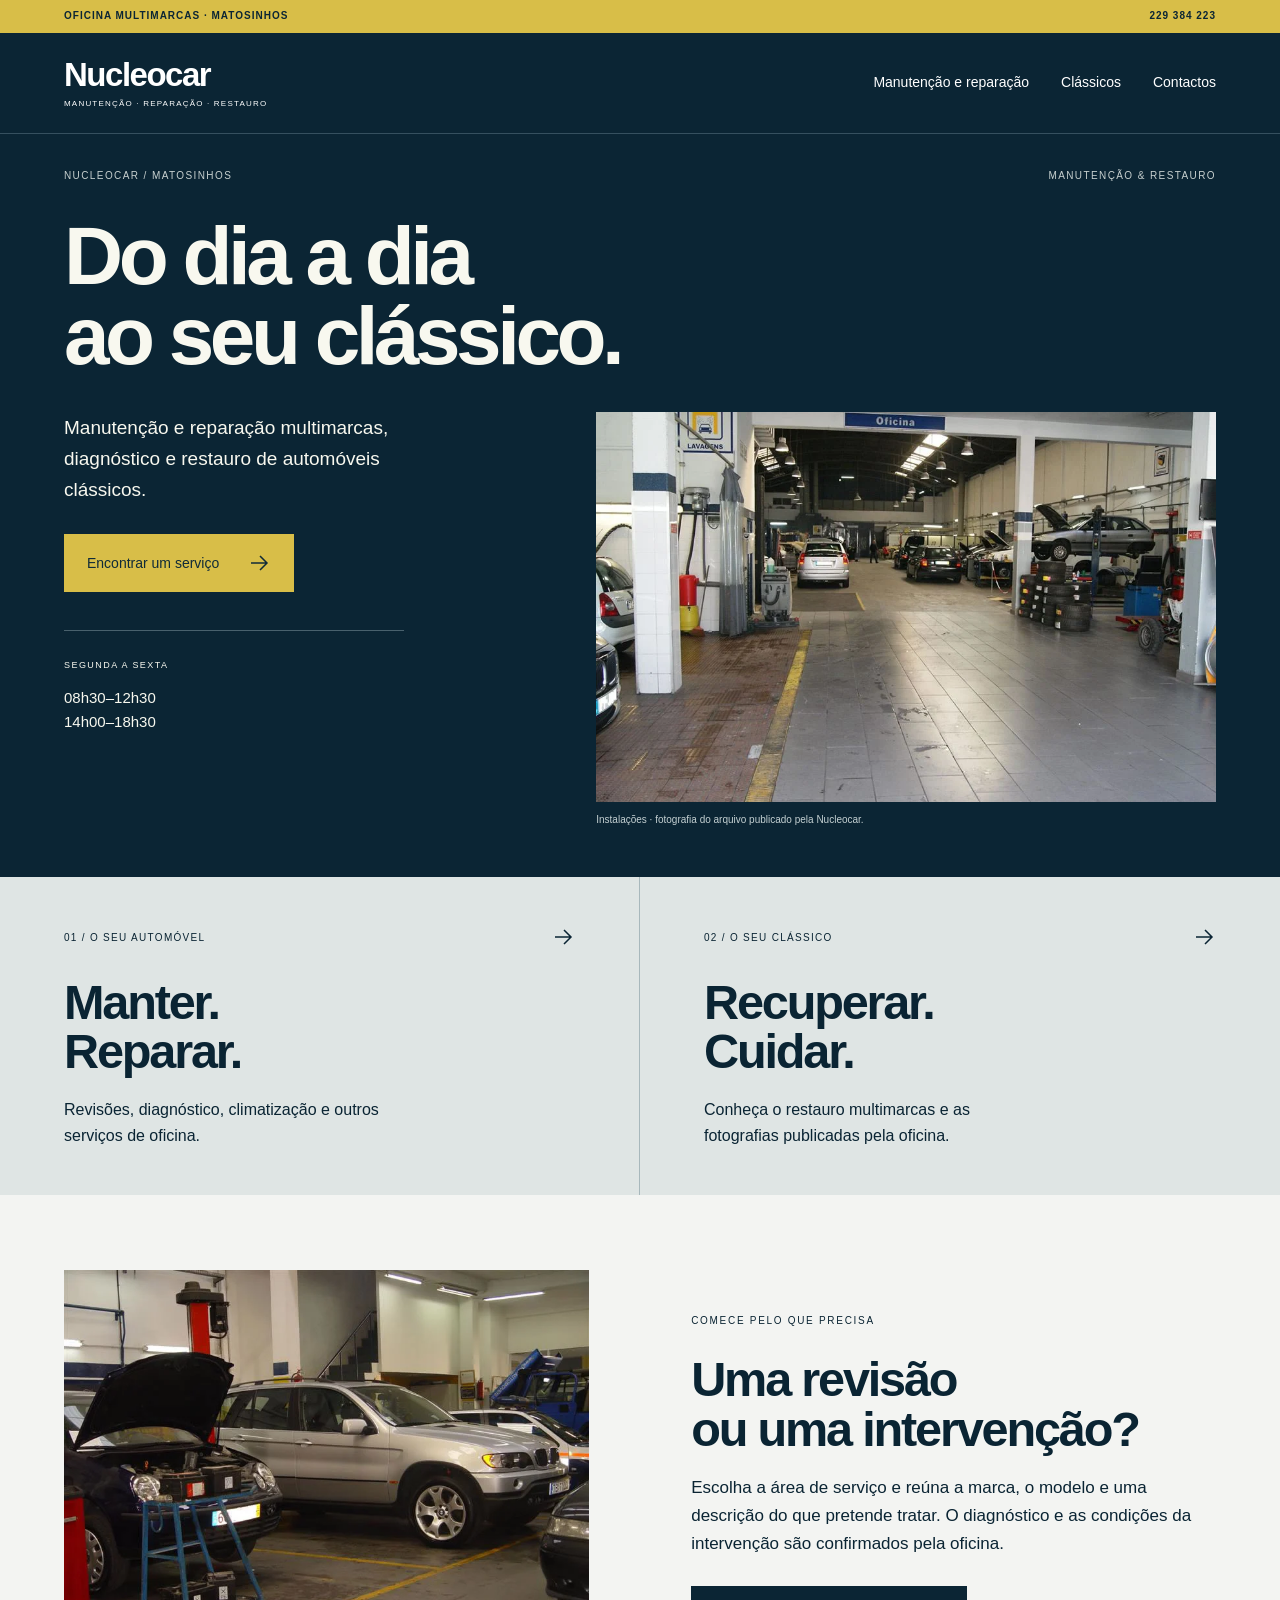
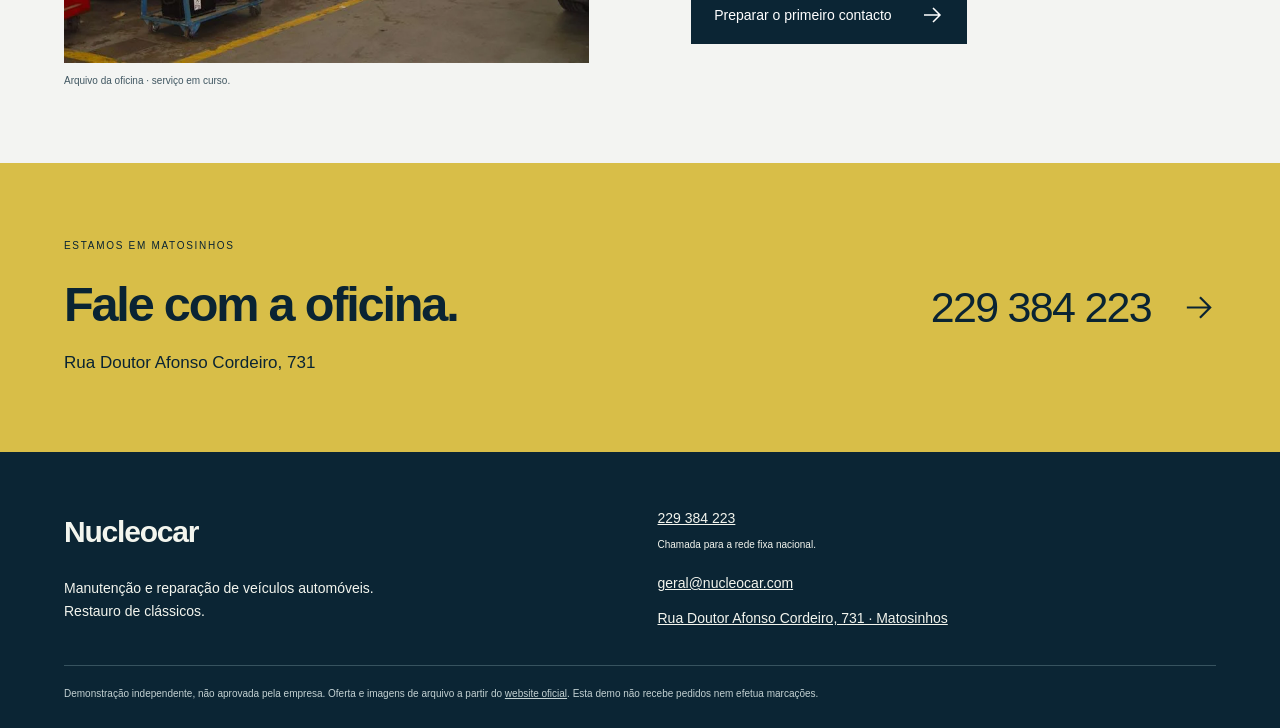
<file: index.html>
<!doctype html><html lang="pt-PT"><head><meta charset="utf-8"><meta name="viewport" content="width=device-width,initial-scale=1"><meta name="robots" content="noindex,nofollow"><title>Oficina multimarcas em Matosinhos · Nucleocar</title><meta name="description" content="Manutenção, reparação multimarcas e restauro de clássicos. Nucleocar, Matosinhos."><link rel="stylesheet" href="style.css"><script src="app.js" defer></script></head><body><a class="skip" href="#main">Ir para o conteúdo</a><div class="topline"><span>OFICINA MULTIMARCAS · MATOSINHOS</span><a href="tel:+351229384223">229 384 223</a></div><header><a class="brand" href="index.html" aria-label="Nucleocar — início">Nucleocar<span>MANUTENÇÃO · REPARAÇÃO · RESTAURO</span></a><button class="menu" aria-controls="nav" aria-expanded="false">Menu</button><nav id="nav"><a href="servicos.html">Manutenção e reparação</a><a href="restauros.html">Clássicos</a><a href="contactos.html">Contactos</a></nav></header><main id="main"><section class="hero"><div class="hero-kicker"><span>NUCLEOCAR / MATOSINHOS</span><span>MANUTENÇÃO & RESTAURO</span></div><h1>Do dia a dia<br>ao seu clássico.</h1><div class="hero-layout"><div class="hero-note"><p>Manutenção e reparação multimarcas, diagnóstico e restauro de automóveis clássicos.</p><a class="button" href="servicos.html">Encontrar um serviço<svg viewBox="0 0 24 24" aria-hidden="true"><path d="M4 12h15M13 5l7 7-7 7"/></svg></a><div class="hours"><span>SEGUNDA A SEXTA</span><p>08h30–12h30<br>14h00–18h30</p></div></div><figure><img src="assets/oficina.webp" alt="Interior da oficina Nucleocar com veículos e zonas de trabalho" loading="lazy"><figcaption>Instalações · fotografia do arquivo publicado pela Nucleocar.</figcaption></figure></div></section><section class="service-choice"><a href="servicos.html"><span>01 / O SEU AUTOMÓVEL</span><h2>Manter.<br>Reparar.</h2><p>Revisões, diagnóstico, climatização e outros serviços de oficina.</p><svg viewBox="0 0 24 24" aria-hidden="true"><path d="M4 12h15M13 5l7 7-7 7"/></svg></a><a href="restauros.html"><span>02 / O SEU CLÁSSICO</span><h2>Recuperar.<br>Cuidar.</h2><p>Conheça o restauro multimarcas e as fotografias publicadas pela oficina.</p><svg viewBox="0 0 24 24" aria-hidden="true"><path d="M4 12h15M13 5l7 7-7 7"/></svg></a></section><section class="section story"><figure><img src="assets/equipamento.webp" alt="Veículo com o capô aberto numa zona de trabalho da oficina" loading="lazy"><figcaption>Arquivo da oficina · serviço em curso.</figcaption></figure><div><p class="eyebrow">COMECE PELO QUE PRECISA</p><h2>Uma revisão<br>ou uma intervenção?</h2><p>Escolha a área de serviço e reúna a marca, o modelo e uma descrição do que pretende tratar. O diagnóstico e as condições da intervenção são confirmados pela oficina.</p><a class="button secondary" href="contactos.html#pedido">Preparar o primeiro contacto<svg viewBox="0 0 24 24" aria-hidden="true"><path d="M4 12h15M13 5l7 7-7 7"/></svg></a></div></section><section class="visit section"><div><p class="eyebrow">ESTAMOS EM MATOSINHOS</p><h2>Fale com a oficina.</h2><p>Rua Doutor Afonso Cordeiro, 731</p></div><a class="phone" href="tel:+351229384223">229 384 223<svg viewBox="0 0 24 24" aria-hidden="true"><path d="M4 12h15M13 5l7 7-7 7"/></svg></a></section></main><footer><div><a class="footbrand" href="index.html">Nucleocar</a><p>Manutenção e reparação de veículos automóveis.<br>Restauro de clássicos.</p></div><div><a href="tel:+351229384223">229 384 223</a><small>Chamada para a rede fixa nacional.</small><a href="mailto:geral@nucleocar.com">geral@nucleocar.com</a><a href="contactos.html">Rua Doutor Afonso Cordeiro, 731 · Matosinhos</a></div><div class="footnote">Demonstração independente, não aprovada pela empresa. Oferta e imagens de arquivo a partir do <a href="https://www.nucleocar.com/">website oficial</a>. Esta demo não recebe pedidos nem efetua marcações.</div></footer></body></html>
</file>
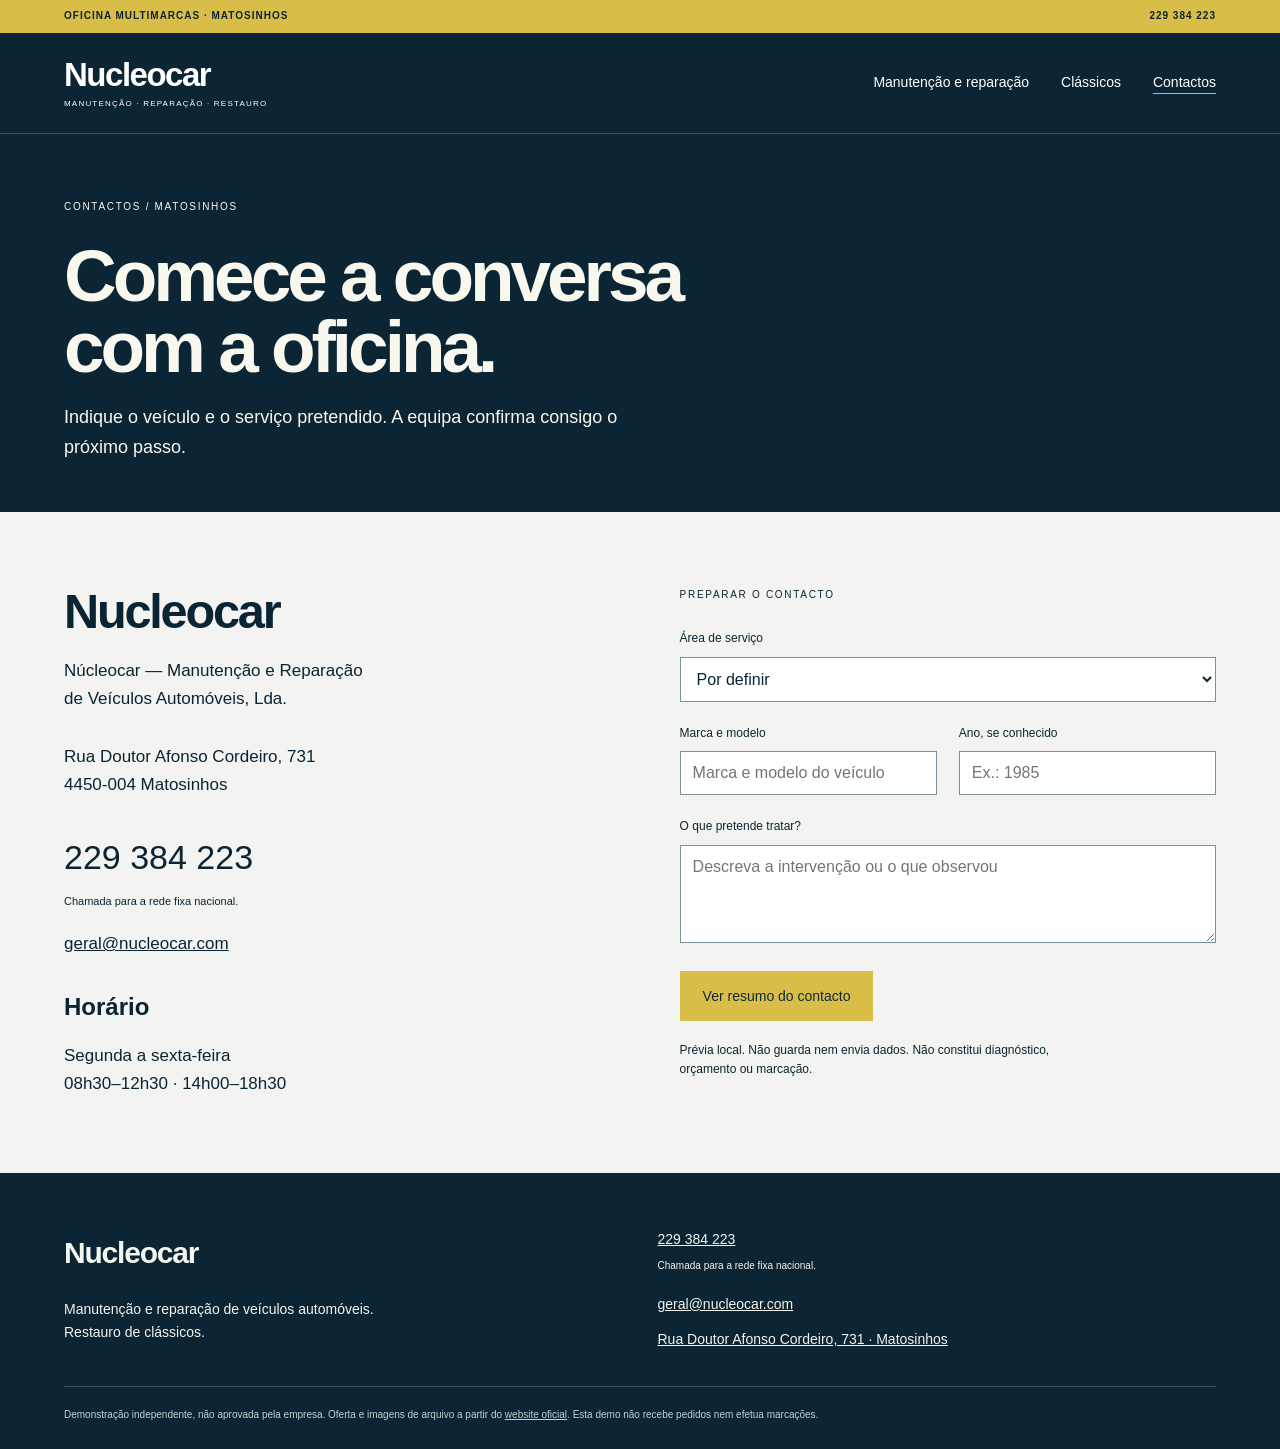
<file: contactos.html>
<!doctype html><html lang="pt-PT"><head><meta charset="utf-8"><meta name="viewport" content="width=device-width,initial-scale=1"><meta name="robots" content="noindex,nofollow"><title>Contactos · Nucleocar</title><meta name="description" content="Manutenção, reparação multimarcas e restauro de clássicos. Nucleocar, Matosinhos."><link rel="stylesheet" href="style.css"><script src="app.js" defer></script></head><body><a class="skip" href="#main">Ir para o conteúdo</a><div class="topline"><span>OFICINA MULTIMARCAS · MATOSINHOS</span><a href="tel:+351229384223">229 384 223</a></div><header><a class="brand" href="index.html" aria-label="Nucleocar — início">Nucleocar<span>MANUTENÇÃO · REPARAÇÃO · RESTAURO</span></a><button class="menu" aria-controls="nav" aria-expanded="false">Menu</button><nav id="nav"><a href="servicos.html">Manutenção e reparação</a><a href="restauros.html">Clássicos</a><a href="contactos.html" aria-current="page">Contactos</a></nav></header><main id="main"><section class="pagehead"><p class="eyebrow">CONTACTOS / MATOSINHOS</p><h1>Comece a conversa<br>com a oficina.</h1><p>Indique o veículo e o serviço pretendido. A equipa confirma consigo o próximo passo.</p></section><section class="contact section"><div><h2>Nucleocar</h2><p>Núcleocar — Manutenção e Reparação<br>de Veículos Automóveis, Lda.</p><address>Rua Doutor Afonso Cordeiro, 731<br>4450-004 Matosinhos</address><a class="bigphone" href="tel:+351229384223">229 384 223</a><small>Chamada para a rede fixa nacional.</small><a href="mailto:geral@nucleocar.com">geral@nucleocar.com</a><h3>Horário</h3><p>Segunda a sexta-feira<br>08h30–12h30 · 14h00–18h30</p></div><div id="pedido"><p class="eyebrow">PREPARAR O CONTACTO</p><form data-preview><div class="fields"><label>Área de serviço<select name="servico"><option>Por definir</option><option>Mecânica e revisão</option><option>Diagnóstico e sistemas</option><option>Reacondicionamento</option><option>Restauro de clássicos</option></select></label><label>Marca e modelo<input name="veiculo" required placeholder="Marca e modelo do veículo"></label><label>Ano, se conhecido<input name="ano" inputmode="numeric" placeholder="Ex.: 1985"></label><label>O que pretende tratar?<textarea name="descricao" rows="4" required placeholder="Descreva a intervenção ou o que observou"></textarea></label></div><button class="button" type="submit">Ver resumo do contacto</button><p class="small">Prévia local. Não guarda nem envia dados. Não constitui diagnóstico, orçamento ou marcação.</p><section class="summary" hidden aria-live="polite"><h3>Resumo para contactar a oficina</h3><pre></pre><p>Use estes elementos numa chamada ou email à empresa.</p><a href="mailto:geral@nucleocar.com">Abrir email para a Nucleocar</a></section></form></div></section></main><footer><div><a class="footbrand" href="index.html">Nucleocar</a><p>Manutenção e reparação de veículos automóveis.<br>Restauro de clássicos.</p></div><div><a href="tel:+351229384223">229 384 223</a><small>Chamada para a rede fixa nacional.</small><a href="mailto:geral@nucleocar.com">geral@nucleocar.com</a><a href="contactos.html">Rua Doutor Afonso Cordeiro, 731 · Matosinhos</a></div><div class="footnote">Demonstração independente, não aprovada pela empresa. Oferta e imagens de arquivo a partir do <a href="https://www.nucleocar.com/">website oficial</a>. Esta demo não recebe pedidos nem efetua marcações.</div></footer></body></html>
</file>
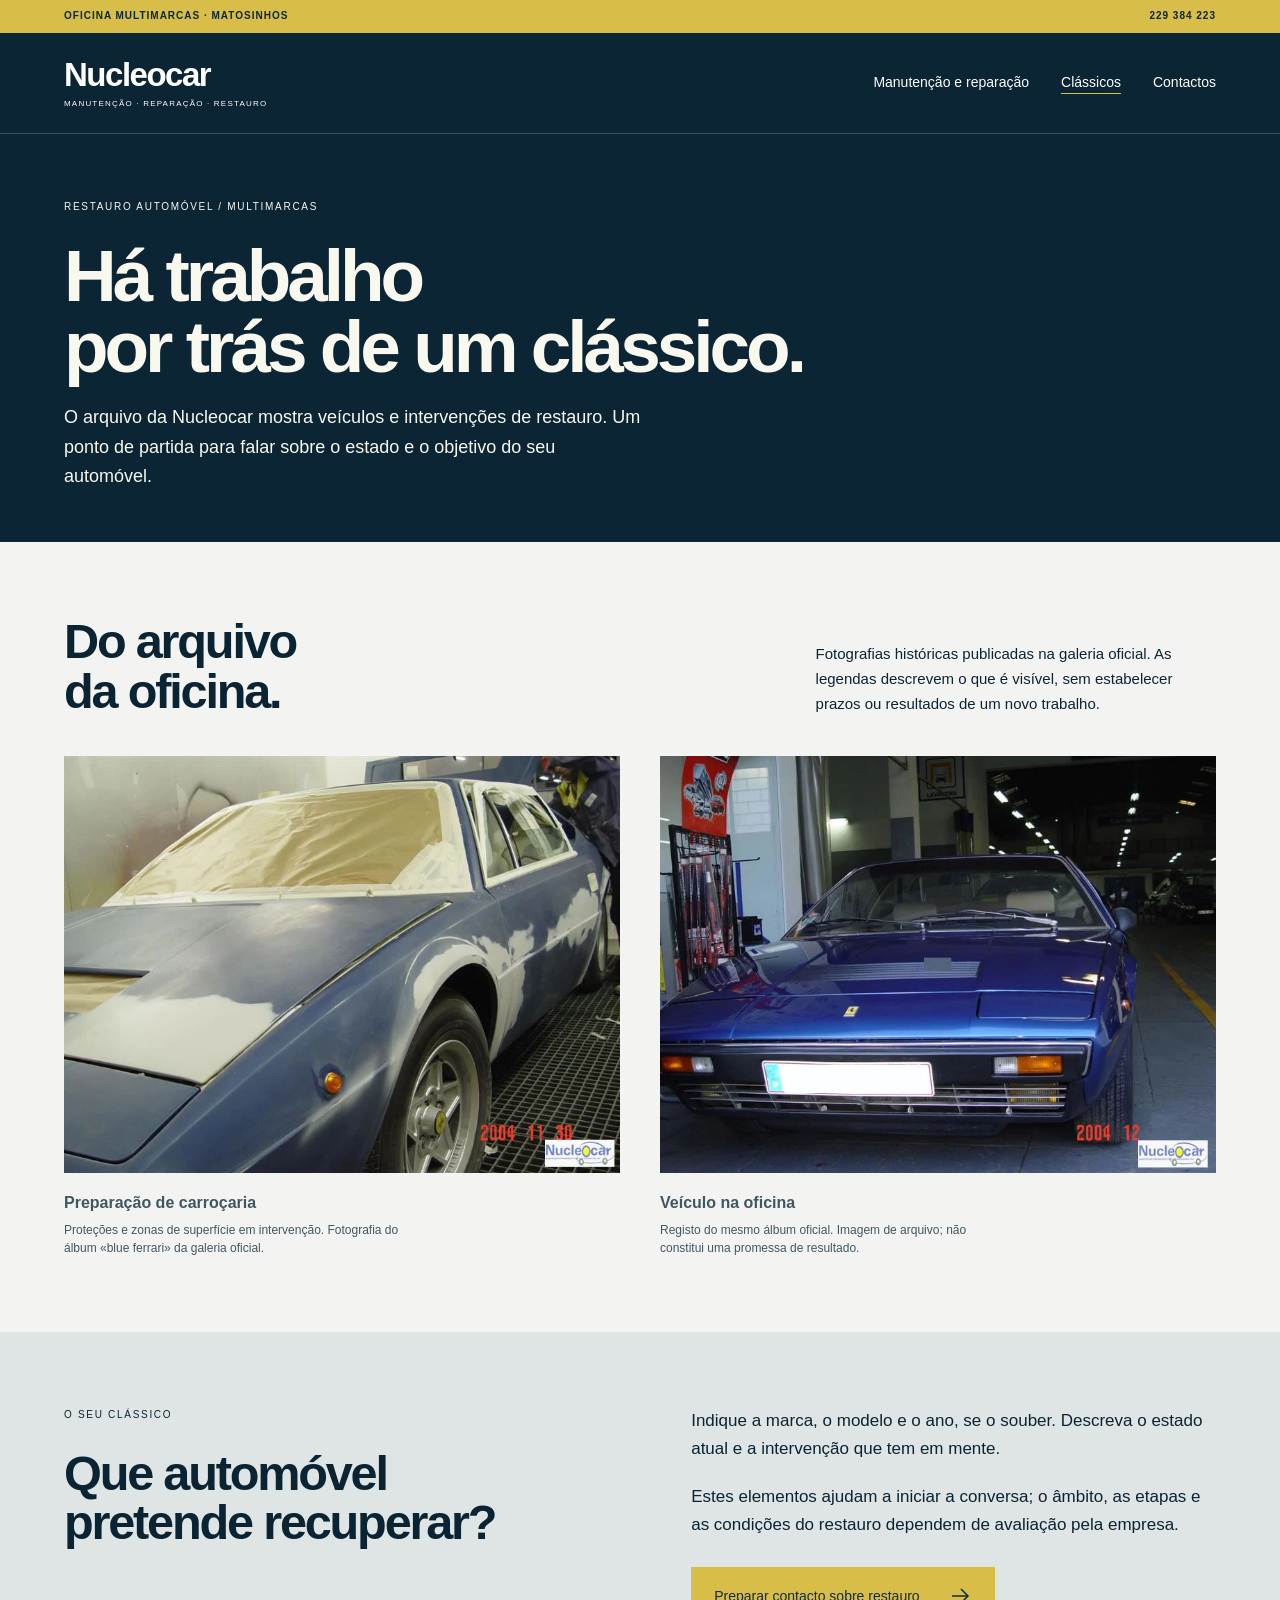
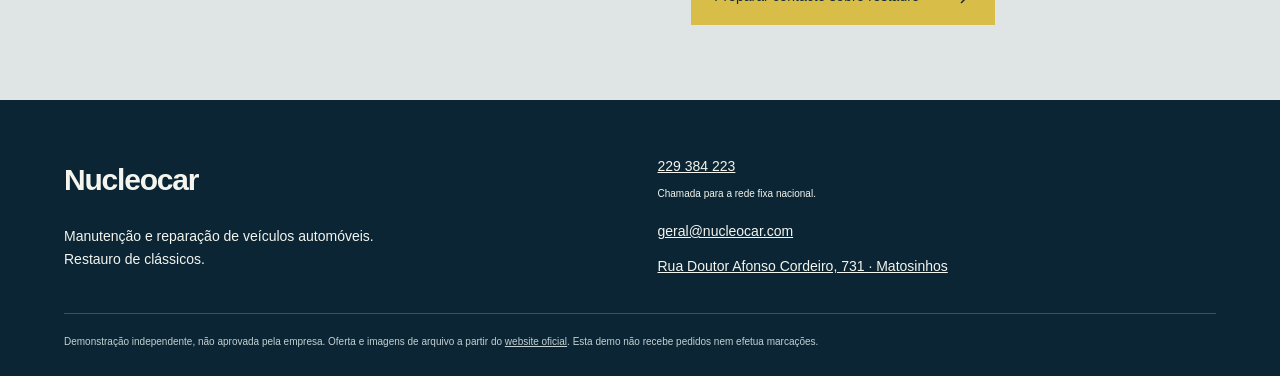
<file: restauros.html>
<!doctype html><html lang="pt-PT"><head><meta charset="utf-8"><meta name="viewport" content="width=device-width,initial-scale=1"><meta name="robots" content="noindex,nofollow"><title>Restauro de clássicos · Nucleocar</title><meta name="description" content="Manutenção, reparação multimarcas e restauro de clássicos. Nucleocar, Matosinhos."><link rel="stylesheet" href="style.css"><script src="app.js" defer></script></head><body><a class="skip" href="#main">Ir para o conteúdo</a><div class="topline"><span>OFICINA MULTIMARCAS · MATOSINHOS</span><a href="tel:+351229384223">229 384 223</a></div><header><a class="brand" href="index.html" aria-label="Nucleocar — início">Nucleocar<span>MANUTENÇÃO · REPARAÇÃO · RESTAURO</span></a><button class="menu" aria-controls="nav" aria-expanded="false">Menu</button><nav id="nav"><a href="servicos.html">Manutenção e reparação</a><a href="restauros.html" aria-current="page">Clássicos</a><a href="contactos.html">Contactos</a></nav></header><main id="main"><section class="pagehead classic"><p class="eyebrow">RESTAURO AUTOMÓVEL / MULTIMARCAS</p><h1>Há trabalho<br>por trás de um clássico.</h1><p>O arquivo da Nucleocar mostra veículos e intervenções de restauro. Um ponto de partida para falar sobre o estado e o objetivo do seu automóvel.</p></section><section class="archive section"><div class="archive-title"><h2>Do arquivo<br>da oficina.</h2><p>Fotografias históricas publicadas na galeria oficial. As legendas descrevem o que é visível, sem estabelecer prazos ou resultados de um novo trabalho.</p></div><div class="archive-grid"><figure><img src="assets/classico-1.webp" alt="Automóvel azul com zonas da carroçaria em preparação e vidros protegidos" loading="lazy"><figcaption><strong>Preparação de carroçaria</strong><span>Proteções e zonas de superfície em intervenção. Fotografia do álbum «blue ferrari» da galeria oficial.</span></figcaption></figure><figure><img src="assets/classico-2.webp" alt="Automóvel clássico azul no interior da oficina" loading="lazy"><figcaption><strong>Veículo na oficina</strong><span>Registo do mesmo álbum oficial. Imagem de arquivo; não constitui uma promessa de resultado.</span></figcaption></figure></div></section><section class="restoration-request section"><div><p class="eyebrow">O SEU CLÁSSICO</p><h2>Que automóvel<br>pretende recuperar?</h2></div><div><p>Indique a marca, o modelo e o ano, se o souber. Descreva o estado atual e a intervenção que tem em mente.</p><p>Estes elementos ajudam a iniciar a conversa; o âmbito, as etapas e as condições do restauro dependem de avaliação pela empresa.</p><a class="button" href="contactos.html?servico=Restauro%20de%20cl%C3%A1ssicos#pedido">Preparar contacto sobre restauro<svg viewBox="0 0 24 24" aria-hidden="true"><path d="M4 12h15M13 5l7 7-7 7"/></svg></a></div></section></main><footer><div><a class="footbrand" href="index.html">Nucleocar</a><p>Manutenção e reparação de veículos automóveis.<br>Restauro de clássicos.</p></div><div><a href="tel:+351229384223">229 384 223</a><small>Chamada para a rede fixa nacional.</small><a href="mailto:geral@nucleocar.com">geral@nucleocar.com</a><a href="contactos.html">Rua Doutor Afonso Cordeiro, 731 · Matosinhos</a></div><div class="footnote">Demonstração independente, não aprovada pela empresa. Oferta e imagens de arquivo a partir do <a href="https://www.nucleocar.com/">website oficial</a>. Esta demo não recebe pedidos nem efetua marcações.</div></footer></body></html>
</file>
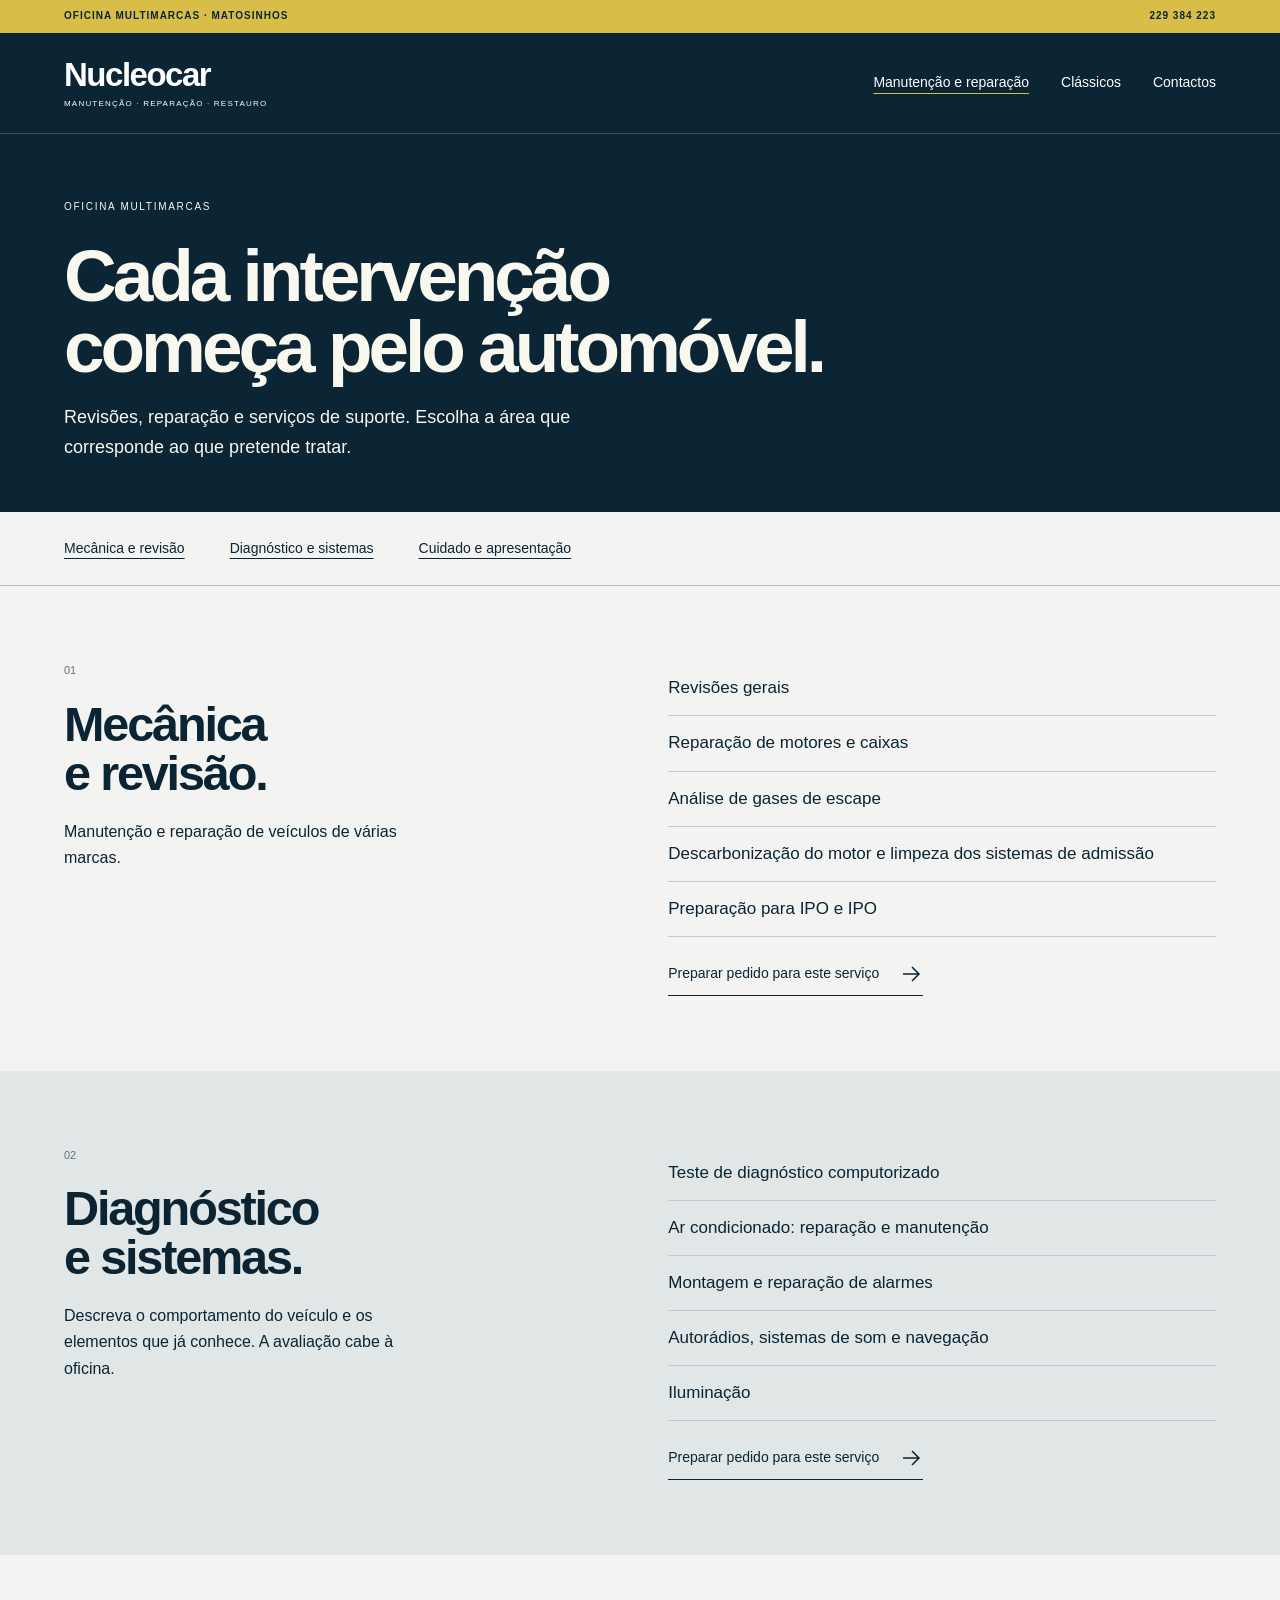
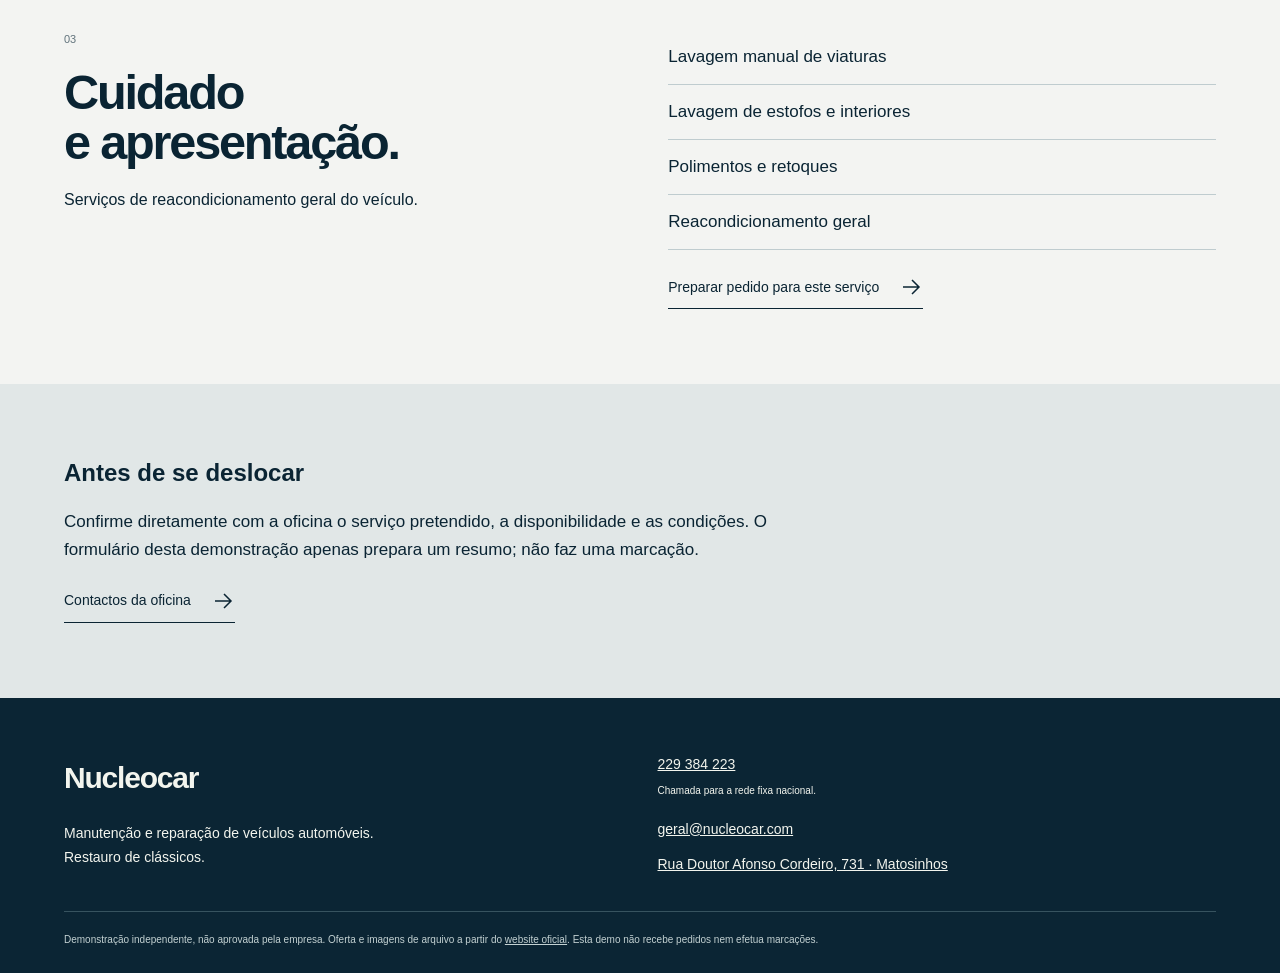
<file: servicos.html>
<!doctype html><html lang="pt-PT"><head><meta charset="utf-8"><meta name="viewport" content="width=device-width,initial-scale=1"><meta name="robots" content="noindex,nofollow"><title>Manutenção e reparação · Nucleocar</title><meta name="description" content="Manutenção, reparação multimarcas e restauro de clássicos. Nucleocar, Matosinhos."><link rel="stylesheet" href="style.css"><script src="app.js" defer></script></head><body><a class="skip" href="#main">Ir para o conteúdo</a><div class="topline"><span>OFICINA MULTIMARCAS · MATOSINHOS</span><a href="tel:+351229384223">229 384 223</a></div><header><a class="brand" href="index.html" aria-label="Nucleocar — início">Nucleocar<span>MANUTENÇÃO · REPARAÇÃO · RESTAURO</span></a><button class="menu" aria-controls="nav" aria-expanded="false">Menu</button><nav id="nav"><a href="servicos.html" aria-current="page">Manutenção e reparação</a><a href="restauros.html">Clássicos</a><a href="contactos.html">Contactos</a></nav></header><main id="main"><section class="pagehead"><p class="eyebrow">OFICINA MULTIMARCAS</p><h1>Cada intervenção<br>começa pelo automóvel.</h1><p>Revisões, reparação e serviços de suporte. Escolha a área que corresponde ao que pretende tratar.</p></section><section class="service-index section"><a href="#mecanica">Mecânica e revisão</a><a href="#diagnostico">Diagnóstico e sistemas</a><a href="#cuidado">Cuidado e apresentação</a></section><section class="service-detail section" id="mecanica"><div><span class="number">01</span><h2>Mecânica<br>e revisão.</h2><p>Manutenção e reparação de veículos de várias marcas.</p></div><div><ul><li>Revisões gerais</li><li>Reparação de motores e caixas</li><li>Análise de gases de escape</li><li>Descarbonização do motor e limpeza dos sistemas de admissão</li><li>Preparação para IPO e IPO</li></ul><a class="textlink" href="contactos.html?servico=Mec%C3%A2nica%20e%20revis%C3%A3o#pedido">Preparar pedido para este serviço<svg viewBox="0 0 24 24" aria-hidden="true"><path d="M4 12h15M13 5l7 7-7 7"/></svg></a></div></section><section class="service-detail section pale" id="diagnostico"><div><span class="number">02</span><h2>Diagnóstico<br>e sistemas.</h2><p>Descreva o comportamento do veículo e os elementos que já conhece. A avaliação cabe à oficina.</p></div><div><ul><li>Teste de diagnóstico computorizado</li><li>Ar condicionado: reparação e manutenção</li><li>Montagem e reparação de alarmes</li><li>Autorádios, sistemas de som e navegação</li><li>Iluminação</li></ul><a class="textlink" href="contactos.html?servico=Diagn%C3%B3stico%20e%20sistemas#pedido">Preparar pedido para este serviço<svg viewBox="0 0 24 24" aria-hidden="true"><path d="M4 12h15M13 5l7 7-7 7"/></svg></a></div></section><section class="service-detail section" id="cuidado"><div><span class="number">03</span><h2>Cuidado<br>e apresentação.</h2><p>Serviços de reacondicionamento geral do veículo.</p></div><div><ul><li>Lavagem manual de viaturas</li><li>Lavagem de estofos e interiores</li><li>Polimentos e retoques</li><li>Reacondicionamento geral</li></ul><a class="textlink" href="contactos.html?servico=Reacondicionamento#pedido">Preparar pedido para este serviço<svg viewBox="0 0 24 24" aria-hidden="true"><path d="M4 12h15M13 5l7 7-7 7"/></svg></a></div></section><section class="notice section"><h3>Antes de se deslocar</h3><p>Confirme diretamente com a oficina o serviço pretendido, a disponibilidade e as condições. O formulário desta demonstração apenas prepara um resumo; não faz uma marcação.</p><a class="textlink" href="contactos.html">Contactos da oficina<svg viewBox="0 0 24 24" aria-hidden="true"><path d="M4 12h15M13 5l7 7-7 7"/></svg></a></section></main><footer><div><a class="footbrand" href="index.html">Nucleocar</a><p>Manutenção e reparação de veículos automóveis.<br>Restauro de clássicos.</p></div><div><a href="tel:+351229384223">229 384 223</a><small>Chamada para a rede fixa nacional.</small><a href="mailto:geral@nucleocar.com">geral@nucleocar.com</a><a href="contactos.html">Rua Doutor Afonso Cordeiro, 731 · Matosinhos</a></div><div class="footnote">Demonstração independente, não aprovada pela empresa. Oferta e imagens de arquivo a partir do <a href="https://www.nucleocar.com/">website oficial</a>. Esta demo não recebe pedidos nem efetua marcações.</div></footer></body></html>
</file>
<file: style.css>
*{box-sizing:border-box}html{scroll-behavior:smooth;scroll-padding-top:20px}body{margin:0;background:#f3f4f2;color:#0a2433;font:17px/1.65 Arial,sans-serif}img{display:block;max-width:100%;object-fit:cover}a{color:inherit}p,h1,h2,h3,figure{margin:0}p{margin-top:20px;max-width:60ch}h1{font-size:clamp(50px,6.4vw,96px);line-height:.98;letter-spacing:-.055em;font-weight:700}h2{font-size:clamp(34px,3.8vw,57px);line-height:1.02;letter-spacing:-.045em}h3{font-size:24px;line-height:1.2}.eyebrow{font-size:10px;letter-spacing:.17em;margin:0 0 25px}.skip{position:absolute;left:-999px}.skip:focus{left:10px;top:5px;z-index:100;background:white}a:focus-visible,button:focus-visible,input:focus-visible,select:focus-visible,textarea:focus-visible{outline:3px solid #d8be48;outline-offset:4px}.topline{padding:8px 5vw;display:flex;justify-content:space-between;background:#d8be48;color:#0b2534;font-size:10px;font-weight:bold;letter-spacing:.1em}.topline a{text-decoration:none}header{padding:25px 5vw;display:flex;align-items:center;justify-content:space-between;gap:30px;background:#0b2534;color:white;border-bottom:1px solid #36505f}.brand{font-size:33px;line-height:1;text-decoration:none;font-weight:bold;letter-spacing:-.045em}.brand span{display:block;font-size:8px;letter-spacing:.15em;margin-top:9px;font-weight:normal}nav{display:flex;gap:32px}nav a{font-size:14px;text-decoration:none}nav a:hover,nav a[aria-current]{text-decoration:underline;text-underline-offset:6px;text-decoration-color:#d8be48}.menu{display:none}.hero{padding:34px 5vw 50px;background:#0b2534;color:#f8f8ef}.hero-kicker{display:flex;justify-content:space-between;font-size:10px;letter-spacing:.14em;color:#c7d0cf}.hero h1{margin:32px 0 35px}.hero-layout{display:grid;grid-template-columns:1fr 1.4fr;gap:7vw;align-items:start;max-width:1320px}.hero-note{display:flex;flex-direction:column;align-items:flex-start}.hero-note>p{font-size:19px;max-width:35ch;margin:0}.hero figure img{width:100%;max-height:390px;object-position:50% 52%}.hero figcaption{color:#c4d0d2}.hours{margin-top:38px;padding-top:18px;border-top:1px solid #49616d;width:100%;max-width:340px}.hours span{font-size:9px;letter-spacing:.16em}.hours p{font-size:15px;line-height:1.6;margin-top:9px}.button{display:inline-flex;align-items:center;justify-content:space-between;gap:28px;padding:16px 22px;font:14px Arial;background:#d8be48;color:#102b38;text-decoration:none;border:1px solid #d8be48;margin-top:28px;cursor:pointer}.button:hover{background:#e4cd65}.button svg,.textlink svg,.phone svg,.service-choice svg{width:24px;height:24px;stroke:currentColor;stroke-width:1.5;fill:none;flex:none}.secondary{background:#0b2534;color:white;border-color:#0b2534}.secondary:hover{background:#234657}.textlink{display:inline-flex;align-items:center;gap:20px;margin-top:25px;text-decoration:none;border-bottom:1px solid;padding-bottom:9px;font-size:14px}.service-choice{display:grid;grid-template-columns:1fr 1fr;background:#dfe5e4}.service-choice>a{padding:45px 5vw;text-decoration:none;position:relative;border-right:1px solid #a8b8bc}.service-choice>a:last-child{border:0}.service-choice span{font-size:10px;letter-spacing:.13em}.service-choice h2{margin-top:28px}.service-choice p{max-width:38ch;font-size:16px}.service-choice svg{position:absolute;right:5vw;top:48px}.section{padding:75px 5vw}.story{display:grid;grid-template-columns:1fr 1fr;gap:8vw;align-items:center}.story figure{max-width:600px}.story img{width:100%}figcaption{font-size:10px;margin-top:10px;color:#405762;line-height:1.5}.visit{background:#d8be48;display:flex;align-items:center;justify-content:space-between;gap:50px}.phone{font-size:43px;letter-spacing:-.04em;text-decoration:none;display:flex;align-items:center;gap:30px;white-space:nowrap}.phone svg{width:35px;height:35px}.pagehead{padding:65px 5vw 50px;background:#0b2534;color:#f8f8ef}.pagehead h1{font-size:clamp(48px,5.7vw,82px)}.pagehead p:last-child{max-width:58ch;font-size:18px}.service-index{padding-top:25px;padding-bottom:25px;display:flex;gap:45px;border-bottom:1px solid #b3c3c9}.service-index a{font-size:14px;text-underline-offset:5px}.service-detail{display:grid;grid-template-columns:1fr 1.15fr;gap:10vw}.number{font-size:11px;display:block;color:#61737c;margin-bottom:20px}.service-detail p{font-size:16px;max-width:40ch}.service-detail ul{padding:0;list-style:none;margin:0}.service-detail li{padding:13px 0;border-bottom:1px solid #bfcccf;font-size:17px}.pale{background:#e1e7e7}.notice{background:#e1e7e7}.notice p{max-width:80ch}.archive-title{display:flex;justify-content:space-between;gap:50px;align-items:flex-end}.archive-title p{max-width:48ch;font-size:15px}.archive-grid{display:grid;grid-template-columns:1fr 1fr;gap:40px;margin-top:40px;max-width:1200px}.archive-grid img{width:100%;aspect-ratio:4/3;object-fit:contain;background:#e0e4e1}.archive-grid strong{display:block;font-size:16px;margin:18px 0 6px}.archive-grid span{display:block;max-width:52ch;font-size:12px}.restoration-request{display:grid;grid-template-columns:1fr 1fr;gap:8vw;background:#dfe5e4}.restoration-request>div>p:first-child{margin-top:0}.contact{display:grid;grid-template-columns:1fr 1.1fr;gap:10vw}.contact address{font-style:normal;margin:30px 0}.contact>div>a{display:block;margin-top:14px;overflow-wrap:anywhere}.bigphone{font-size:34px;text-decoration:none}.contact small{font-size:11px;display:block;margin:7px 0 20px}.contact h3{margin-top:35px}.fields{display:grid;grid-template-columns:1fr 1fr;gap:22px}label{font-size:12px}label:first-child,label:last-child{grid-column:1/-1}input,select,textarea{display:block;width:100%;padding:12px;font:16px Arial;border:1px solid #7b919c;background:white;color:#0a2433;margin-top:8px;border-radius:0}.small{font-size:12px;line-height:1.6}.summary{padding:25px;background:#e1e7e7;margin-top:25px}.summary h3{margin:0}.summary pre{font:15px/1.6 Arial;white-space:pre-wrap;word-break:break-word}.summary a{display:inline-block;margin-top:15px}footer{display:grid;grid-template-columns:1fr 1fr;gap:35px;background:#0b2534;color:#f3f5ee;padding:55px 5vw 25px;font-size:14px}.footbrand{font-size:30px;letter-spacing:-.04em;font-weight:bold;text-decoration:none}footer a{display:block;overflow-wrap:anywhere}footer small{font-size:10px;display:block;margin:7px 0 18px}footer>div>a:last-child{margin-top:12px}.footnote{grid-column:1/-1;border-top:1px solid #37535f;padding-top:20px;font-size:10px;color:#c3d1d2}.footnote a{display:inline}@media(max-width:760px){body{font-size:16px}.topline{padding:8px 6vw;font-size:9px;gap:15px}.topline span{max-width:220px}.topline a{white-space:nowrap}header{padding:23px 6vw;flex-wrap:wrap;gap:20px}.brand{font-size:31px}.brand span{font-size:7px}.menu{display:block;border:1px solid #8ca0a6;background:none;color:white;font:13px Arial;padding:8px 12px}nav{display:none;width:100%;flex-direction:column;gap:0}nav.open{display:flex}nav a{padding:10px 0}.hero{padding:30px 6vw 35px}.hero-kicker{font-size:8px;gap:20px}.hero-kicker span:last-child{text-align:right}.hero h1{font-size:57px;margin-top:28px}.hero-layout{grid-template-columns:1fr;gap:30px}.hero-note>p{font-size:18px}.hours{display:none}.hero figure img{max-height:300px}.service-choice{grid-template-columns:1fr}.service-choice>a{padding:34px 6vw;border-right:0;border-bottom:1px solid #a8b8bc}.service-choice h2{font-size:42px}.service-choice svg{top:36px;right:6vw}.section{padding:48px 6vw}.story,.service-detail,.restoration-request,.contact{grid-template-columns:1fr;gap:30px}.story h2{font-size:40px}.visit{display:block}.phone{font-size:34px;margin-top:30px;gap:20px}.pagehead{padding:45px 6vw}.pagehead h1{font-size:47px}.pagehead p:last-child{font-size:17px}.service-index{flex-wrap:wrap;gap:12px 22px;padding:20px 6vw}.service-index a{font-size:13px}.service-detail h2{font-size:40px}.service-detail li{font-size:16px}.archive-title{display:block}.archive-title h2{font-size:39px}.archive-grid{grid-template-columns:1fr;gap:35px}.archive-grid img{height:auto;aspect-ratio:auto}.archive-grid strong{margin-top:14px}.restoration-request h2{font-size:40px}.contact{gap:45px}.fields{grid-template-columns:1fr}.fields label{grid-column:auto}.contact h2{font-size:36px}footer{padding:45px 6vw 20px;grid-template-columns:1fr;gap:30px}.footnote{grid-column:auto}.summary{padding:22px}}@media(prefers-reduced-motion:reduce){html{scroll-behavior:auto}}
</file>
